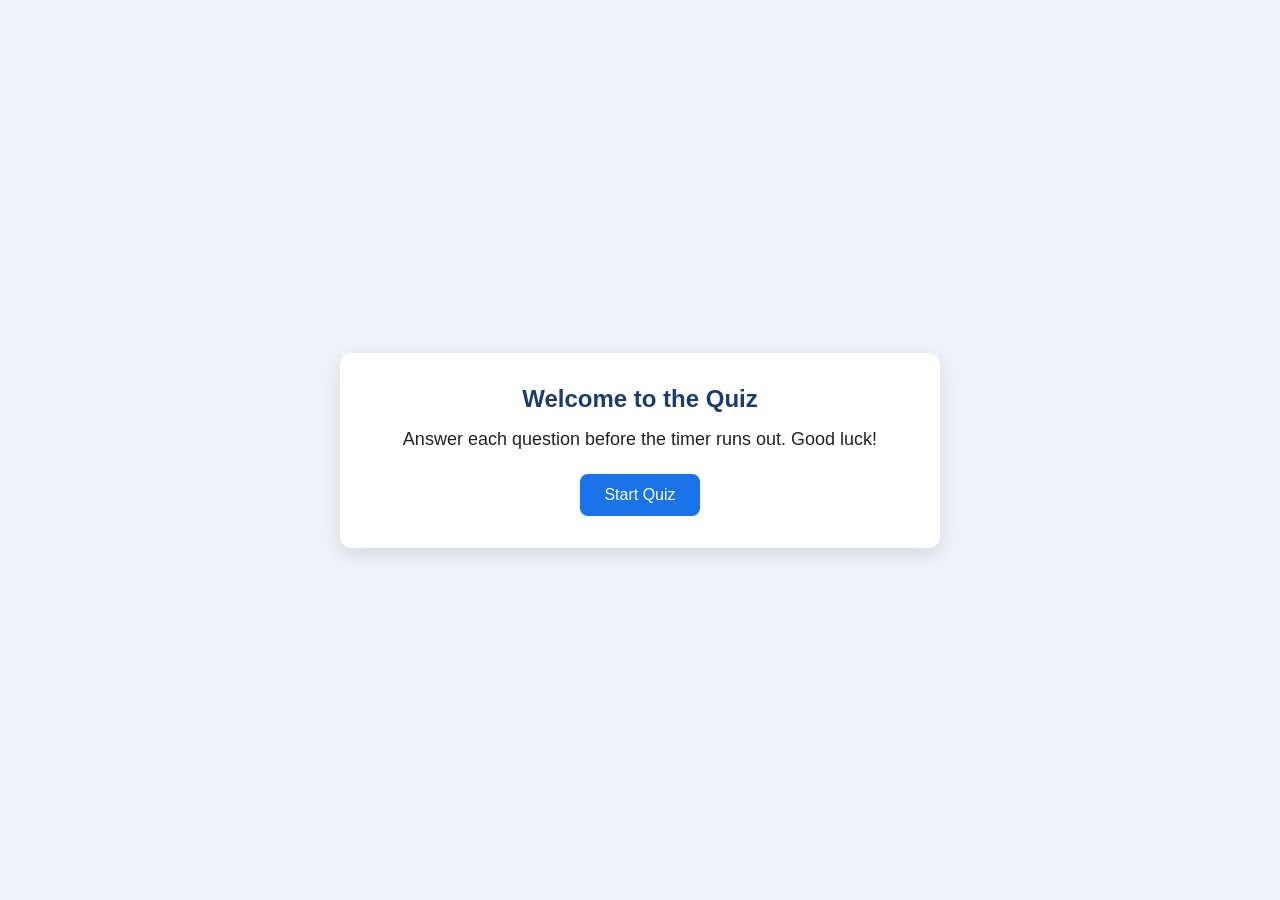
<file: Quiz App/index.html>
<!DOCTYPE html>
<!-- This tells the browser we are using HTML5 -->
<html lang="en">
<head>
  <meta charset="UTF-8" />
  <!-- This meta tag makes the page responsive on phones and tablets -->
  <meta name="viewport" content="width=device-width, initial-scale=1.0" />
  <title>Quiz Application</title>
  <!-- Link to our separate CSS file that holds all the styling -->
  <link rel="stylesheet" href="style.css" />
</head>
<body>

  <!-- The main box that holds everything in the middle of the screen -->
  <div class="quiz-card">

    <!-- SCREEN 1: The start screen the user sees first -->
    <section id="start-screen" class="screen">
      <h1>Welcome to the Quiz</h1>
      <p>Answer each question before the timer runs out. Good luck!</p>
      <button id="start-button" class="main-button">Start Quiz</button>
    </section>

    <!-- SCREEN 2: The screen that shows one question at a time -->
    <section id="quiz-screen" class="screen hidden">

      <!-- Top bar showing the question number and the countdown timer -->
      <div class="quiz-top-bar">
        <span id="question-counter">Question 1 of 5</span>
        <span id="timer">Time: 15</span>
      </div>

      <!-- The text of the current question -->
      <h2 id="question-text">Question goes here</h2>

      <!-- The list of 4 answer buttons. JavaScript fills these in. -->
      <div id="options-container"></div>

    </section>

    <!-- SCREEN 3: The results screen shown at the end -->
    <section id="results-screen" class="screen hidden">
      <h1>Quiz Finished!</h1>
      <p id="score-text">You scored 0 out of 0</p>
      <p id="percentage-text">Percentage: 0%</p>
      <p id="pass-fail-text">Result</p>
      <div class="results-buttons">
        <button id="review-button" class="main-button">Review Answers</button>
        <button id="restart-button" class="main-button">Restart Quiz</button>
      </div>
    </section>

    <!-- SCREEN 4: The review screen (my individual enhancement) -->
    <section id="review-screen" class="screen hidden">
      <h1>Review Your Answers</h1>
      <!-- JavaScript builds the review list inside this container -->
      <div id="review-container"></div>
      <button id="back-to-results-button" class="main-button">Back to Results</button>
    </section>

  </div>

  <!-- Link to our separate JavaScript file at the very end so the HTML loads first -->
  <script src="script.js"></script>
</body>
</html>
</file>
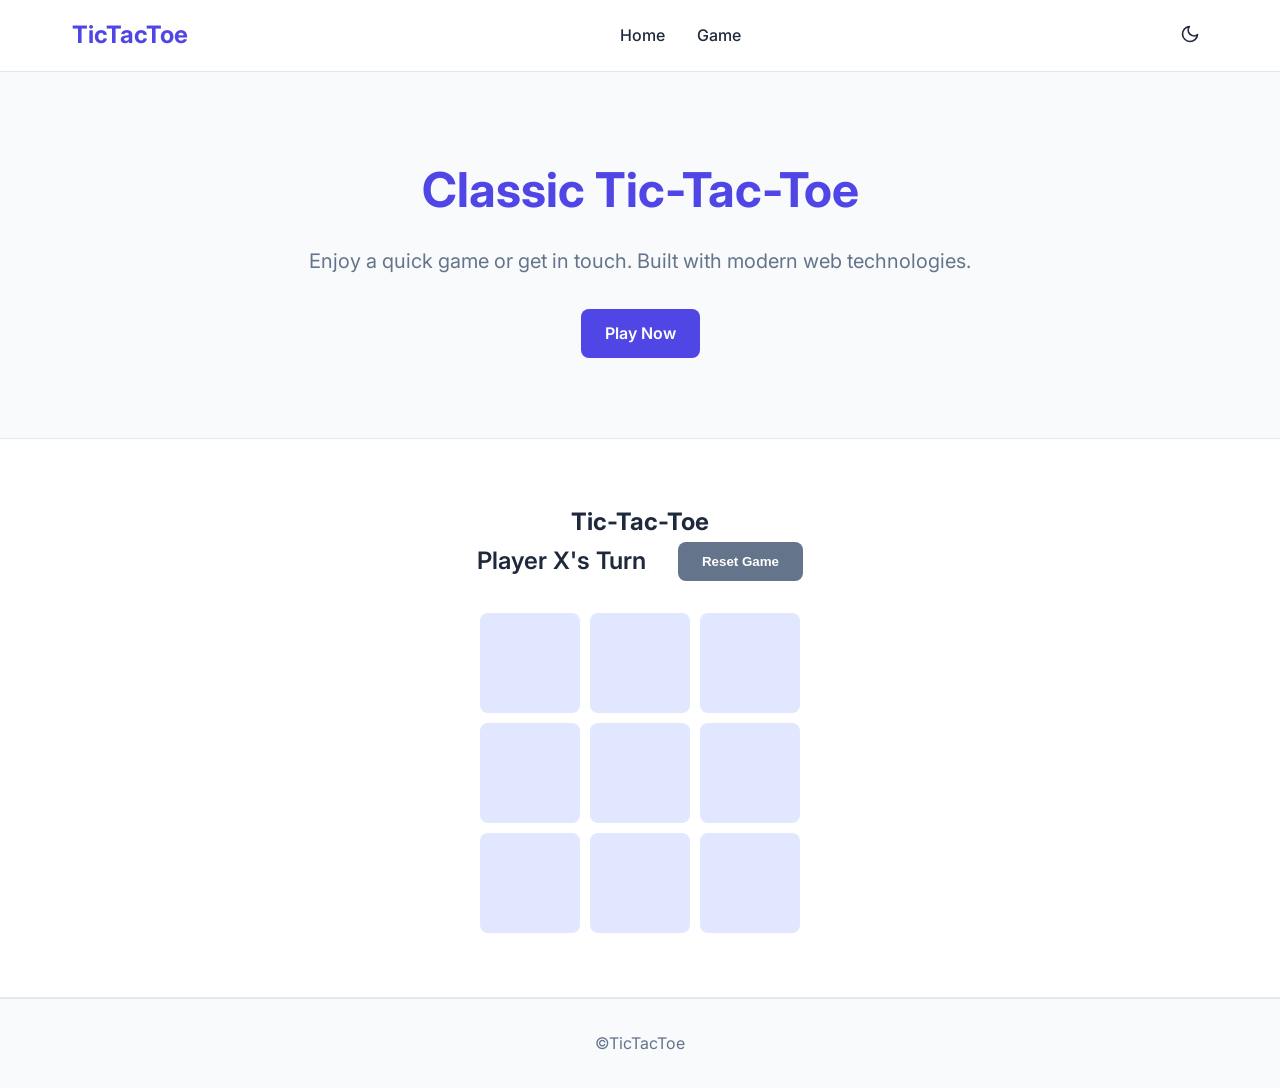
<file: Tic-Tac-Toe/index.html>
<!DOCTYPE html>
<html lang="en">

<head>
    <meta charset="UTF-8">
    <meta name="viewport" content="width=device-width, initial-scale=1.0">
    <title>Tic-Tac-Toe & Portfolio</title>
    <link rel="stylesheet" href="style.css">
    <link rel="preconnect" href="https://fonts.googleapis.com">
    <link rel="preconnect" href="https://fonts.gstatic.com" crossorigin>
    <link href="https://fonts.googleapis.com/css2?family=Inter:wght@400;500;600;700&display=swap" rel="stylesheet">
</head>

<body>
    <header>
        <nav class="container">
            <a href="#" class="logo">TicTacToe</a>
            <ul class="nav-links">
                <li><a href="#hero">Home</a></li>
                <li><a href="#game">Game</a></li>
            </ul>
            <button id="theme-toggle" aria-label="Toggle Dark Mode">
                <svg xmlns="http://www.w3.org/2000/svg" width="20" height="20" viewBox="0 0 24 24" fill="none"
                    stroke="currentColor" stroke-width="2" stroke-linecap="round" stroke-linejoin="round"
                    class="feather feather-moon">
                    <path d="M21 12.79A9 9 0 1 1 11.21 3 7 7 0 0 0 21 12.79z"></path>
                </svg>
            </button>
        </nav>
    </header>

    <main>
        <section id="hero" class="hero">
            <div class="container">
                <h1>Classic Tic-Tac-Toe</h1>
                <p>Enjoy a quick game or get in touch. Built with modern web technologies.</p>
                <a href="#game" class="btn primary">Play Now</a>
            </div>
        </section>

        <section id="game" class="game-section">
            <div class="container">
                <h2>Tic-Tac-Toe</h2>
                <div class="game-info">
                    <span id="status">Player X's Turn</span>
                    <button id="reset-btn" class="btn secondary">Reset Game</button>
                </div>
                <div class="game-board" id="board">
                    <div class="cell" data-index="0"></div>
                    <div class="cell" data-index="1"></div>
                    <div class="cell" data-index="2"></div>
                    <div class="cell" data-index="3"></div>
                    <div class="cell" data-index="4"></div>
                    <div class="cell" data-index="5"></div>
                    <div class="cell" data-index="6"></div>
                    <div class="cell" data-index="7"></div>
                    <div class="cell" data-index="8"></div>
                </div>
            </div>
        </section>


    </main>

    <footer>
        <div class="container">
            <p>&copy;TicTacToe</p>
        </div>
    </footer>

    <script src="script.js"></script>
</body>

</html>
</file>
<file: Quiz App/style.css>
/* ===== Basic reset so all browsers start the same way ===== */
* {
  margin: 0;
  padding: 0;
  box-sizing: border-box;
}

/* ===== Styling for the whole page background and font ===== */
body {
  font-family: Arial, Helvetica, sans-serif;
  background-color: #eef2f7;
  color: #222222;
  /* These three lines center the quiz card on the screen */
  display: flex;
  justify-content: center;
  align-items: center;
  min-height: 100vh;
  padding: 16px;
}

/* ===== The white card that holds all the quiz content ===== */
.quiz-card {
  background-color: #ffffff;
  width: 100%;
  max-width: 600px;
  padding: 32px;
  border-radius: 12px;
  box-shadow: 0 6px 18px rgba(0, 0, 0, 0.1);
}

/* ===== Each "screen" is a section we show or hide ===== */
.screen {
  text-align: center;
}

/* ===== The hidden class removes a screen from view ===== */
.hidden {
  display: none;
}

/* ===== Headings and paragraphs get some breathing room ===== */
h1 {
  margin-bottom: 16px;
  color: #1a3d6d;
}

h2 {
  margin-bottom: 20px;
  text-align: left;
}

p {
  margin-bottom: 12px;
  font-size: 18px;
}

/* ===== The main blue buttons used across the app ===== */
.main-button {
  background-color: #1a73e8;
  color: #ffffff;
  border: none;
  padding: 12px 24px;
  font-size: 16px;
  border-radius: 8px;
  cursor: pointer;
  margin-top: 12px;
}

.main-button:hover {
  background-color: #145cbf;
}

/* ===== The top bar inside the quiz screen ===== */
.quiz-top-bar {
  display: flex;
  justify-content: space-between;
  margin-bottom: 20px;
  font-weight: bold;
  color: #1a3d6d;
}

/* ===== The container that holds the four option buttons ===== */
#options-container {
  display: flex;
  flex-direction: column;
  gap: 12px;
}

/* ===== Each answer option button ===== */
.option-button {
  background-color: #f4f6f9;
  border: 2px solid #cfd8e3;
  padding: 14px;
  font-size: 16px;
  border-radius: 8px;
  cursor: pointer;
  text-align: left;
}

.option-button:hover {
  background-color: #e6ebf2;
}

/* ===== Green highlight for the correct answer ===== */
.correct {
  background-color: #d4f5dd;
  border-color: #2e9e54;
}

/* ===== Red highlight for a wrong answer ===== */
.wrong {
  background-color: #fad6d6;
  border-color: #d23a3a;
}

/* ===== The two buttons on the results screen sit side by side ===== */
.results-buttons {
  display: flex;
  justify-content: center;
  gap: 12px;
  flex-wrap: wrap;
}

/* ===== Each block in the review screen ===== */
.review-item {
  text-align: left;
  border: 1px solid #cfd8e3;
  border-radius: 8px;
  padding: 14px;
  margin-bottom: 12px;
}

.review-item .review-question {
  font-weight: bold;
  margin-bottom: 8px;
}

/* ===== Colored text to show picked vs correct answers ===== */
.your-answer-correct {
  color: #2e9e54;
}

.your-answer-wrong {
  color: #d23a3a;
}
</file>
<file: Tic-Tac-Toe/style.css>
:root {
    --primary-color: #4f46e5;
    --primary-hover: #4338ca;
    --secondary-color: #64748b;
    --bg-color: #f8fafc;
    --text-color: #1e293b;
    --card-bg: #ffffff;
    --border-color: #e2e8f0;
    --cell-bg: #e0e7ff;
    --cell-hover: #c7d2fe;
}

[data-theme="dark"] {
    --primary-color: #6366f1;
    --primary-hover: #4f46e5;
    --secondary-color: #94a3b8;
    --bg-color: #0f172a;
    --text-color: #f1f5f9;
    --card-bg: #1e293b;
    --border-color: #334155;
    --cell-bg: #334155;
    --cell-hover: #475569;
}

* {
    margin: 0;
    padding: 0;
    box-sizing: border-box;
}

body {
    font-family: 'Inter', sans-serif;
    background-color: var(--bg-color);
    color: var(--text-color);
    line-height: 1.6;
    transition: background-color 0.3s, color 0.3s;
}

.container {
    max-width: 1200px;
    margin: 0 auto;
    padding: 0 2rem;
}

/* Header */
header {
    background-color: var(--card-bg);
    border-bottom: 1px solid var(--border-color);
    padding: 1rem 0;
    position: sticky;
    top: 0;
    z-index: 100;
}

nav {
    display: flex;
    justify-content: space-between;
    align-items: center;
}

.logo {
    font-size: 1.5rem;
    font-weight: 700;
    color: var(--primary-color);
    text-decoration: none;
}

.nav-links {
    display: flex;
    gap: 2rem;
    list-style: none;
}

.nav-links a {
    color: var(--text-color);
    text-decoration: none;
    font-weight: 500;
    transition: color 0.3s;
}

.nav-links a:hover {
    color: var(--primary-color);
}

#theme-toggle {
    background: none;
    border: none;
    cursor: pointer;
    color: var(--text-color);
    padding: 0.5rem;
    border-radius: 50%;
    transition: background-color 0.3s;
}

#theme-toggle:hover {
    background-color: var(--border-color);
}

/* Buttons */
.btn {
    display: inline-block;
    padding: 0.75rem 1.5rem;
    border-radius: 0.5rem;
    font-weight: 600;
    text-decoration: none;
    cursor: pointer;
    border: none;
    transition: background-color 0.3s;
}

.btn.primary {
    background-color: var(--primary-color);
    color: white;
}

.btn.primary:hover {
    background-color: var(--primary-hover);
}

.btn.secondary {
    background-color: var(--secondary-color);
    color: white;
}

.btn.secondary:hover {
    filter: brightness(0.9);
}

/* Hero Section */
.hero {
    padding: 5rem 0;
    text-align: center;
}

.hero h1 {
    font-size: 3rem;
    margin-bottom: 1rem;
    color: var(--primary-color);
}

.hero p {
    font-size: 1.25rem;
    margin-bottom: 2rem;
    color: var(--secondary-color);
}

/* Game Section */
.game-section {
    padding: 4rem 0;
    background-color: var(--card-bg);
    border-top: 1px solid var(--border-color);
    border-bottom: 1px solid var(--border-color);
    text-align: center;
}

.game-info {
    margin-bottom: 2rem;
    display: flex;
    justify-content: center;
    align-items: center;
    gap: 2rem;
}

#status {
    font-size: 1.5rem;
    font-weight: 600;
}

.game-board {
    display: grid;
    grid-template-columns: repeat(3, 100px);
    grid-template-rows: repeat(3, 100px);
    gap: 10px;
    justify-content: center;
    margin: 0 auto;
}

.cell {
    width: 100px;
    height: 100px;
    background-color: var(--cell-bg);
    border-radius: 0.5rem;
    display: flex;
    justify-content: center;
    align-items: center;
    font-size: 3rem;
    font-weight: 700;
    cursor: pointer;
    transition: background-color 0.3s, transform 0.1s;
    color: var(--text-color);
}

.cell:hover:not(.x):not(.o) {
    background-color: var(--cell-hover);
}

.cell.x {
    color: var(--primary-color);
    cursor: default;
}

.cell.o {
    color: #ef4444;
    cursor: default;
}



/* Footer */
footer {
    padding: 2rem 0;
    text-align: center;
    color: var(--secondary-color);
    border-top: 1px solid var(--border-color);
    margin-top: auto;
}

/* Responsive */
@media (max-width: 768px) {
    .nav-links {
        display: none;
    }

    .hero h1 {
        font-size: 2.5rem;
    }

    .game-board {
        grid-template-columns: repeat(3, 80px);
        grid-template-rows: repeat(3, 80px);
    }

    .cell {
        width: 80px;
        height: 80px;
        font-size: 2.5rem;
    }
}
</file>
